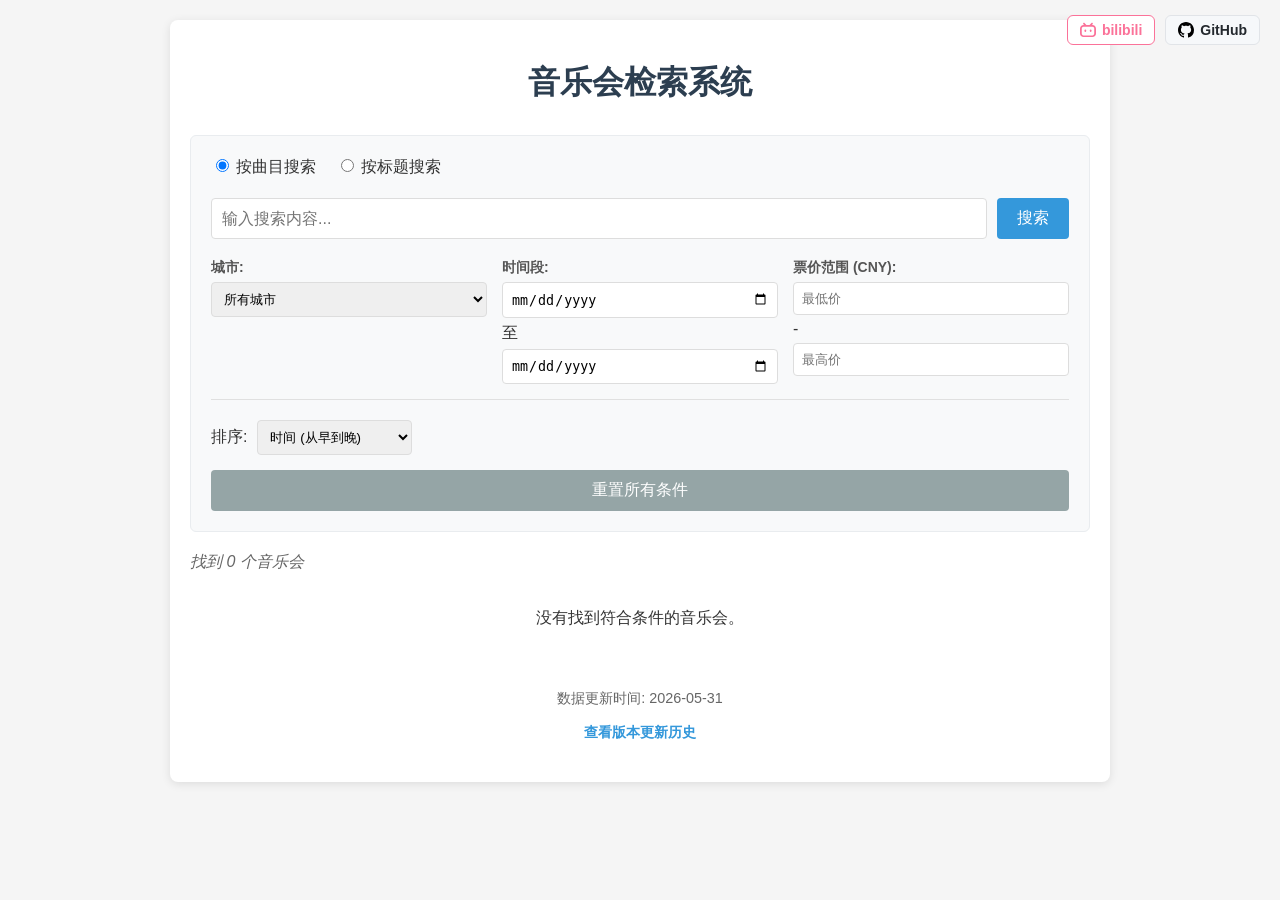
<file: index.html>
<!DOCTYPE html>
<html lang="zh-CN">
<head>
    <meta charset="UTF-8">
    <meta name="viewport" content="width=device-width, initial-scale=1.0">
    <title>音乐会检索系统</title>
    <link rel="stylesheet" href="style.css">
</head>
<body>
    <div class="top-nav" style="position: absolute; top: 15px; right: 20px; display: flex; gap: 10px; align-items: center; z-index: 100;">
        <a href="https://www.bilibili.com/video/BV14YPszrEpG/?share_source=copy_web&vd_source=e50b7805a320ea67020bec0e4037c757" target="_blank" style="text-decoration: none; color: #fb7299; font-weight: bold; font-size: 14px; background-color: #fff; padding: 6px 12px; border-radius: 6px; border: 1px solid #fb7299; display: flex; align-items: center;">
            <svg width="16" height="16" viewBox="0 0 18 18" style="margin-right: 6px;" xmlns="http://www.w3.org/2000/svg" class="zhuzhan-icon"><path fill-rule="evenodd" clip-rule="evenodd" d="M3.73252 2.67094C3.33229 2.28484 3.33229 1.64373 3.73252 1.25764C4.11291 0.890684 4.71552 0.890684 5.09591 1.25764L7.21723 3.30403C7.27749 3.36218 7.32869 3.4261 7.37081 3.49407H10.5789C10.6211 3.4261 10.6723 3.36218 10.7325 3.30403L12.8538 1.25764C13.2342 0.890684 13.8368 0.890684 14.2172 1.25764C14.6175 1.64373 14.6175 2.28484 14.2172 2.67094L13.364 3.49407H14C16.2091 3.49407 18 5.28493 18 7.49407V12.9996C18 15.2087 16.2091 16.9996 14 16.9996H4C1.79086 16.9996 0 15.2087 0 12.9996V7.49406C0 5.28492 1.79086 3.49407 4 3.49407H4.58579L3.73252 2.67094ZM4 5.42343C2.89543 5.42343 2 6.31886 2 7.42343V13.0702C2 14.1748 2.89543 15.0702 4 15.0702H14C15.1046 15.0702 16 14.1748 16 13.0702V7.42343C16 6.31886 15.1046 5.42343 14 5.42343H4ZM5 9.31747C5 8.76519 5.44772 8.31747 6 8.31747C6.55228 8.31747 7 8.76519 7 9.31747V10.2115C7 10.7638 6.55228 11.2115 6 11.2115C5.44772 11.2115 5 10.7638 5 10.2115V9.31747ZM12 8.31747C11.4477 8.31747 11 8.76519 11 9.31747V10.2115C11 10.7638 11.4477 11.2115 12 11.2115C12.5523 11.2115 13 10.7638 13 10.2115V9.31747C13 8.76519 12.5523 8.31747 12 8.31747Z" fill="currentColor"></path></svg>
            bilibili
        </a>
        <a href="https://github.com/oashua/concert_searcher" target="_blank" style="text-decoration: none; color: #24292e; font-weight: bold; font-size: 14px; background-color: #f6f8fa; padding: 6px 12px; border-radius: 6px; border: 1px solid #e1e4e8; display: flex; align-items: center;">
            <svg height="16" width="16" style="margin-right: 6px;" viewBox="0 0 16 16" version="1.1" aria-hidden="true"><path fill-rule="evenodd" d="M8 0C3.58 0 0 3.58 0 8c0 3.54 2.29 6.53 5.47 7.59.4.07.55-.17.55-.38 0-.19-.01-.82-.01-1.49-2.01.37-2.53-.49-2.69-.94-.09-.23-.48-.94-.82-1.13-.28-.15-.68-.52-.01-.53.63-.01 1.08.58 1.23.82.72 1.21 1.87.87 2.33.66.07-.52.28-.87.51-1.07-1.78-.2-3.64-.89-3.64-3.95 0-.87.31-1.59.82-2.15-.08-.2-.36-1.02.08-2.12 0 0 .67-.21 2.2.82.64-.18 1.32-.27 2-.27.68 0 1.36.09 2 .27 1.53-1.04 2.2-.82 2.2-.82.44 1.1.16 1.92.08 2.12.51.56.82 1.27.82 2.15 0 3.07-1.87 3.75-3.65 3.95.29.25.54.73.54 1.48 0 1.07-.01 1.93-.01 2.2 0 .21.15.46.55.38A8.013 8.013 0 0016 8c0-4.42-3.58-8-8-8z"></path></svg>
            GitHub
        </a>
    </div>
    
    <div class="container">
        <h1>音乐会检索系统</h1>
        <div class="controls">
            <!-- Search Section -->
            <div class="search-section">
                <div class="search-type" style="margin-bottom: 10px;">
                    <label style="margin-right: 15px;"><input type="radio" name="search-type" value="track" checked> 按曲目搜索</label>
                    <label><input type="radio" name="search-type" value="title"> 按标题搜索</label>
                </div>
                <div class="search-input-group" style="display: flex; gap: 10px; width: 100%;">
                    <input type="text" id="track-search" placeholder="输入搜索内容..." style="flex: 1;">
                    <button onclick="applyFilters()">搜索</button>
                </div>
            </div>

            <!-- Filter Section -->
            <div class="filter-section">
                <div class="filter-group">
                    <label>城市:</label>
                    <select id="city-filter">
                        <option value="">所有城市</option>
                        <!-- Options will be populated by JS -->
                    </select>
                </div>
                
                <div class="filter-group">
                    <label>时间段:</label>
                    <input type="date" id="date-start">
                    <span>至</span>
                    <input type="date" id="date-end">
                </div>

                <div class="filter-group">
                    <label>票价范围 (CNY):</label>
                    <input type="number" id="price-min" placeholder="最低价">
                    <span>-</span>
                    <input type="number" id="price-max" placeholder="最高价">
                </div>
            </div>

            <!-- Sort Section -->
            <div class="sort-section">
                <label>排序:</label>
                <select id="sort-order" onchange="applyFilters()">
                    <option value="time-asc">时间 (从早到晚)</option>
                    <option value="time-desc">时间 (从晚到早)</option>
                    <option value="price-asc">最低票价 (从低到高)</option>
                    <option value="price-desc">最低票价 (从高到低)</option>
                </select>
            </div>
            
            <button class="reset-btn" onclick="resetFilters()">重置所有条件</button>
        </div>

        <div id="results-count"></div>
        <div id="concert-list" class="concert-list">
            <!-- Results will appear here -->
        </div>
        <div id="pagination-controls" class="pagination-controls" style="text-align: center; margin-top: 20px;">
            <!-- Pagination will appear here -->
        </div>
        <div id="last-update" style="text-align: center; margin-top: 40px; color: #666; font-size: 0.9em;">
            <!-- Update date will appear here -->
        </div>
        
        <div style="text-align: center; margin-top: 15px; margin-bottom: 20px;">
            <a href="changelog.html" style="color: #3498db; text-decoration: none; font-size: 0.9em; font-weight: bold;">查看版本更新历史</a>
        </div>
    </div>

    <script src="data.js"></script>
    <script src="script.js"></script>
</body>
</html>
</file>
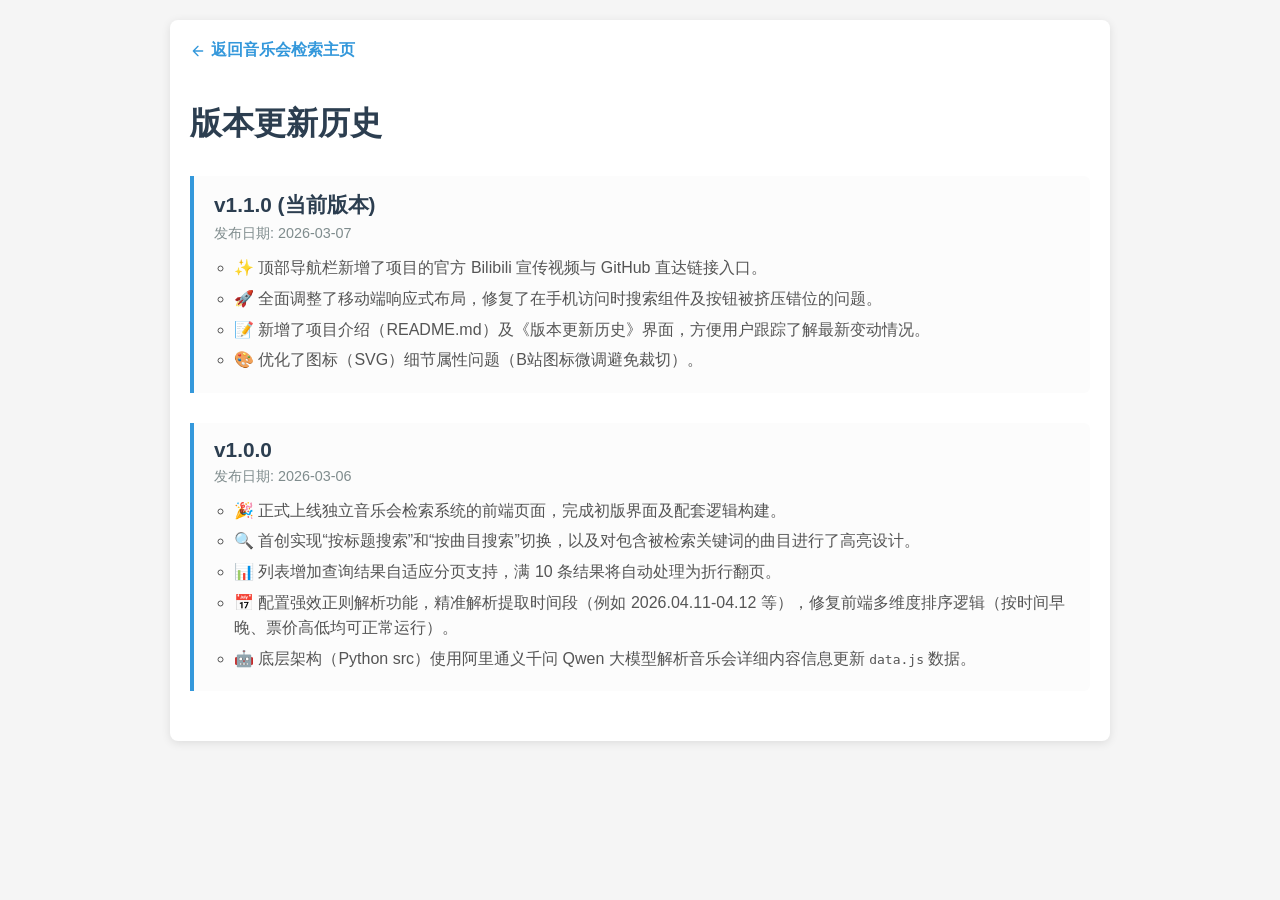
<file: changelog.html>
<!DOCTYPE html>
<html lang="zh-CN">
<head>
    <meta charset="UTF-8">
    <meta name="viewport" content="width=device-width, initial-scale=1.0">
    <title>版本更新历史 - 音乐会检索系统</title>
    <link rel="stylesheet" href="style.css">
    <style>
        .changelog-list {
            list-style-type: none;
            padding: 0;
            margin-top: 20px;
        }
        .changelog-item {
            border-left: 4px solid #3498db;
            padding-left: 20px;
            margin-bottom: 30px;
            background-color: #fcfcfc;
            padding-top: 15px;
            padding-bottom: 15px;
            padding-right: 15px;
            border-radius: 0 6px 6px 0;
        }
        .version-title {
            font-size: 1.3em;
            font-weight: bold;
            color: #2c3e50;
            margin: 0 0 5px 0;
        }
        .version-date {
            font-size: 0.9em;
            color: #7f8c8d;
            margin-bottom: 12px;
        }
        .version-details ul {
            margin: 0;
            padding-left: 20px;
            color: #555;
            line-height: 1.6;
        }
        .version-details li {
            margin-bottom: 5px;
        }
        .back-link {
            display: inline-flex;
            align-items: center;
            margin-bottom: 20px;
            color: #3498db;
            text-decoration: none;
            font-weight: bold;
        }
        .back-link:hover {
            color: #2980b9;
            text-decoration: underline;
        }
    </style>
</head>
<body>
    <div class="container">
        <a href="index.html" class="back-link">
            <svg style="margin-right: 5px;" width="16" height="16" viewBox="0 0 24 24" fill="none" stroke="currentColor" stroke-width="2" stroke-linecap="round" stroke-linejoin="round"><path d="M19 12H5M12 19l-7-7 7-7"/></svg>
            返回音乐会检索主页
        </a>
        
        <h1 style="margin-bottom: 30px; text-align: left;">版本更新历史</h1>
        
        <ul class="changelog-list">
            <li class="changelog-item">
                <div class="version-title">v1.1.0 (当前版本)</div>
                <div class="version-date">发布日期: 2026-03-07</div>
                <div class="version-details">
                    <ul>
                        <li>✨ 顶部导航栏新增了项目的官方 Bilibili 宣传视频与 GitHub 直达链接入口。</li>
                        <li>🚀 全面调整了移动端响应式布局，修复了在手机访问时搜索组件及按钮被挤压错位的问题。</li>
                        <li>📝 新增了项目介绍（README.md）及《版本更新历史》界面，方便用户跟踪了解最新变动情况。</li>
                        <li>🎨 优化了图标（SVG）细节属性问题（B站图标微调避免裁切）。</li>
                    </ul>
                </div>
            </li>
            
            <li class="changelog-item">
                <div class="version-title">v1.0.0</div>
                <div class="version-date">发布日期: 2026-03-06</div>
                <div class="version-details">
                    <ul>
                        <li>🎉 正式上线独立音乐会检索系统的前端页面，完成初版界面及配套逻辑构建。</li>
                        <li>🔍 首创实现“按标题搜索”和“按曲目搜索”切换，以及对包含被检索关键词的曲目进行了高亮设计。</li>
                        <li>📊 列表增加查询结果自适应分页支持，满 10 条结果将自动处理为折行翻页。</li>
                        <li>📅 配置强效正则解析功能，精准解析提取时间段（例如 2026.04.11-04.12 等），修复前端多维度排序逻辑（按时间早晚、票价高低均可正常运行）。</li>
                        <li>🤖 底层架构（Python src）使用阿里通义千问 Qwen 大模型解析音乐会详细内容信息更新 <code>data.js</code> 数据。</li>
                    </ul>
                </div>
            </li>
        </ul>
    </div>
</body>
</html>
</file>
<file: style.css>
body {
    font-family: 'Segoe UI', Tahoma, Geneva, Verdana, sans-serif;
    background-color: #f5f5f5;
    color: #333;
    margin: 0;
    padding: 20px;
}

.container {
    max-width: 900px;
    margin: 0 auto;
    background-color: white;
    padding: 20px;
    border-radius: 8px;
    box-shadow: 0 2px 10px rgba(0,0,0,0.1);
}

h1 {
    text-align: center;
    color: #2c3e50;
    margin-bottom: 30px;
}

.controls {
    background-color: #f8f9fa;
    padding: 20px;
    border-radius: 6px;
    margin-bottom: 20px;
    border: 1px solid #e9ecef;
}

.search-section {
    margin-bottom: 20px;
    display: flex;
    flex-direction: column;
    gap: 10px;
}

@media (max-width: 768px) {
    .search-section {
        flex-direction: column;
    }
    
    .top-nav {
        position: static !important;
        justify-content: center;
        margin-bottom: 15px;
        flex-wrap: wrap;
    }
}

.search-section input {
    flex: 1;
    padding: 10px;
    font-size: 16px;
    border: 1px solid #ddd;
    border-radius: 4px;
}

.search-section button, .reset-btn {
    padding: 10px 20px;
    background-color: #3498db;
    color: white;
    border: none;
    border-radius: 4px;
    cursor: pointer;
    font-size: 16px;
}

.search-section button:hover, .reset-btn:hover {
    background-color: #2980b9;
}

.filter-section {
    display: grid;
    grid-template-columns: repeat(auto-fit, minmax(250px, 1fr));
    gap: 15px;
    margin-bottom: 20px;
    padding-bottom: 15px;
    border-bottom: 1px solid #e0e0e0;
}

.filter-group {
    display: flex;
    flex-direction: column;
    gap: 5px;
}

.filter-group label {
    font-weight: bold;
    font-size: 14px;
    color: #555;
}

.filter-group input, .filter-group select, .sort-section select {
    padding: 8px;
    border: 1px solid #ddd;
    border-radius: 4px;
}

.sort-section {
    display: flex;
    align-items: center;
    gap: 10px;
    margin-bottom: 15px;
}

.reset-btn {
    background-color: #95a5a6;
    width: 100%;
}

.reset-btn:hover {
    background-color: #7f8c8d;
}

#results-count {
    margin-bottom: 15px;
    font-style: italic;
    color: #666;
}

.concert-card {
    border: 1px solid #eee;
    padding: 20px;
    margin-bottom: 15px;
    border-radius: 6px;
    transition: transform 0.2s, box-shadow 0.2s;
    background-color: #fff;
}

.concert-card:hover {
    transform: translateY(-2px);
    box-shadow: 0 4px 8px rgba(0,0,0,0.1);
    border-color: #3498db;
}

.concert-header {
    display: flex;
    justify-content: space-between;
    align-items: flex-start;
    margin-bottom: 10px;
}

.concert-title {
    font-size: 1.25em;
    font-weight: bold;
    color: #2c3e50;
    margin: 0;
}

.concert-price {
    font-weight: bold;
    color: #e74c3c;
    background-color: #fdedec;
    padding: 4px 8px;
    border-radius: 4px;
    white-space: nowrap;
}

.concert-details {
    display: grid;
    grid-template-columns: 1fr 1fr;
    gap: 10px;
    font-size: 0.9em;
    margin-bottom: 15px;
    color: #555;
}

.detail-item strong {
    color: #333;
}

.concert-tracks {
    background-color: #f8f9fa;
    padding: 10px;
    border-radius: 4px;
}

.tracks-label {
    font-size: 0.85em;
    font-weight: bold;
    color: #7f8c8d;
    display: block;
    margin-bottom: 5px;
}

.tracks-list {
    margin: 0;
    padding-left: 20px;
    font-size: 0.9em;
}

.matched-track {
    background-color: #fff3cd;
    font-weight: bold;
}

.book-btn {
    display: inline-block;
    padding: 8px 16px;
    background-color: #27ae60;
    color: white;
    text-decoration: none;
    border-radius: 4px;
    font-size: 0.95em;
    transition: background-color 0.2s;
}

.book-btn:hover {
    background-color: #2ecc71;
}
</file>
